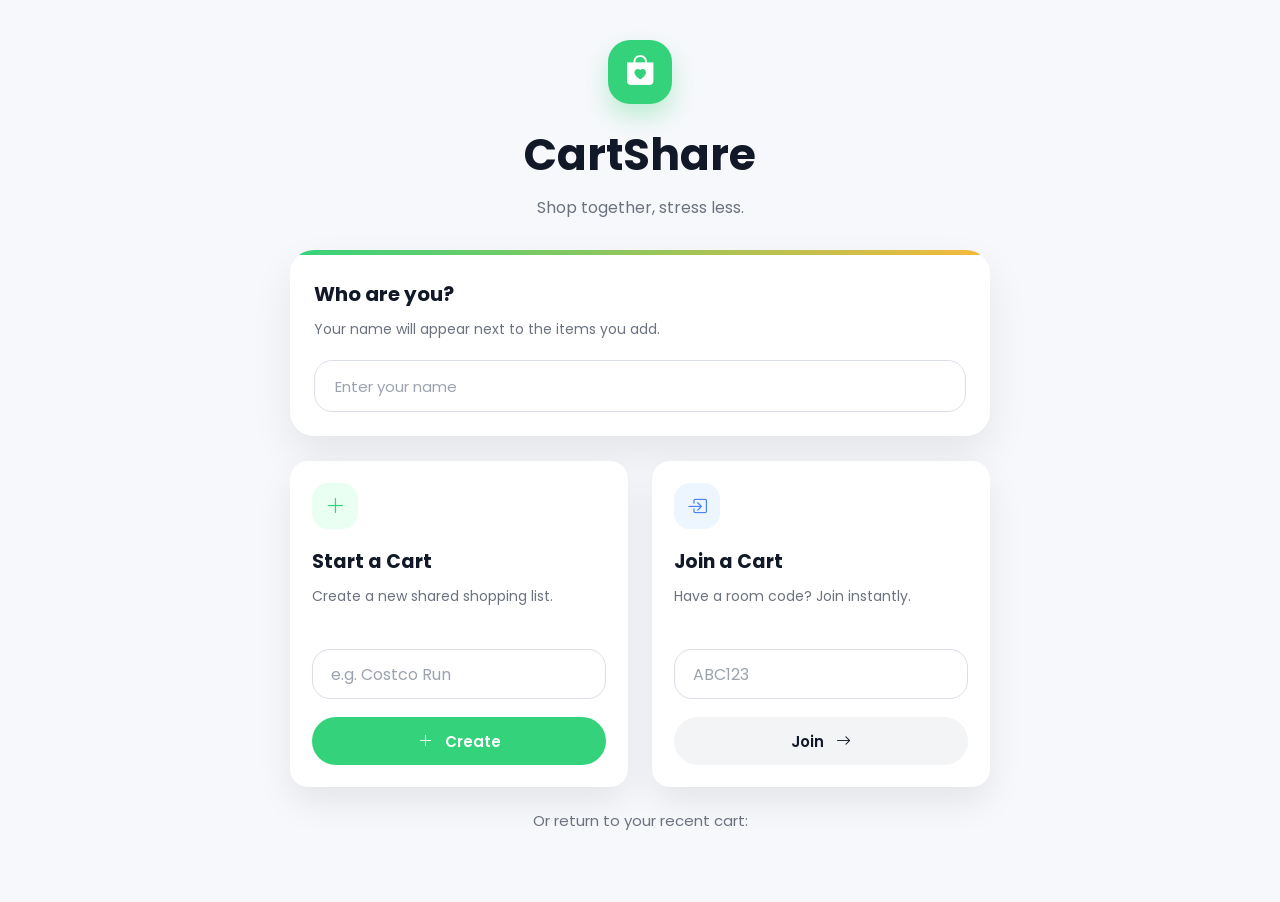
<file: index.html>
<!DOCTYPE html>
<html lang="en">

<head>

<meta charset="UTF-8">

<meta name="viewport" content="width=device-width, initial-scale=1.0">

<title>CartShare</title>

<link rel="preconnect" href="https://fonts.googleapis.com">

<link rel="preconnect" href="https://fonts.gstatic.com" crossorigin>

<link href="https://fonts.googleapis.com/css2?family=Poppins:wght@300;400;500;600;700;800&display=swap" rel="stylesheet">

<link rel="stylesheet"
href="https://cdn.jsdelivr.net/npm/bootstrap-icons@1.11.3/font/bootstrap-icons.min.css">

<link rel="stylesheet" href="css/style.css">

</head>

<body>

<div class="container">

<div class="home">

    <!-- Logo -->

    <div class="logo-card">

        <div class="logo">
            <i class="bi bi-bag-heart-fill"></i>
        </div>

        <h1>CartShare</h1>

        <p>Shop together, stress less.</p>

    </div>

    <!-- Name Card -->

    <div class="name-card">

        <div class="top-border"></div>

        <div class="card-body">

            <h2>Who are you?</h2>

            <span>Your name will appear next to the items you add.</span>

            <input
                type="text"
                placeholder="Enter your name">

        </div>

    </div>

    <!-- Option Cards -->

<div class="cards">

    <!-- Start Card -->

    <div class="card">

        <div class="icon green">

            <i class="bi bi-plus-lg"></i>

        </div>

        <h3>Start a Cart</h3>

        <p>Create a new shared shopping list.</p>

        <input
             class="cart-input"
             type="text"
             placeholder="e.g. Costco Run">

        <button class="create-btn">

            <i class="bi bi-plus-lg"></i>

            Create

        </button>

    </div>

    <!-- Join Card -->

    <div class="card">

        <div class="icon blue">

            <i class="bi bi-box-arrow-in-right"></i>

        </div>

        <h3>Join a Cart</h3>

        <p>Have a room code? Join instantly.</p>

        <input
            class="cart-input"
            type="text"
            placeholder="ABC123">

        <button class="join-btn">

            Join

            <i class="bi bi-arrow-right"></i>

        </button>

    </div>

</div>

<!-- Recent Cart -->

<div class="recent">

    <p>Or return to your recent cart:</p>

    <button>

        BK8PJ

        <i class="bi bi-arrow-right"></i>

    </button>

</div>

</div>

</div>

<script src="js/app.js"></script>

</body>

</html>
</file>
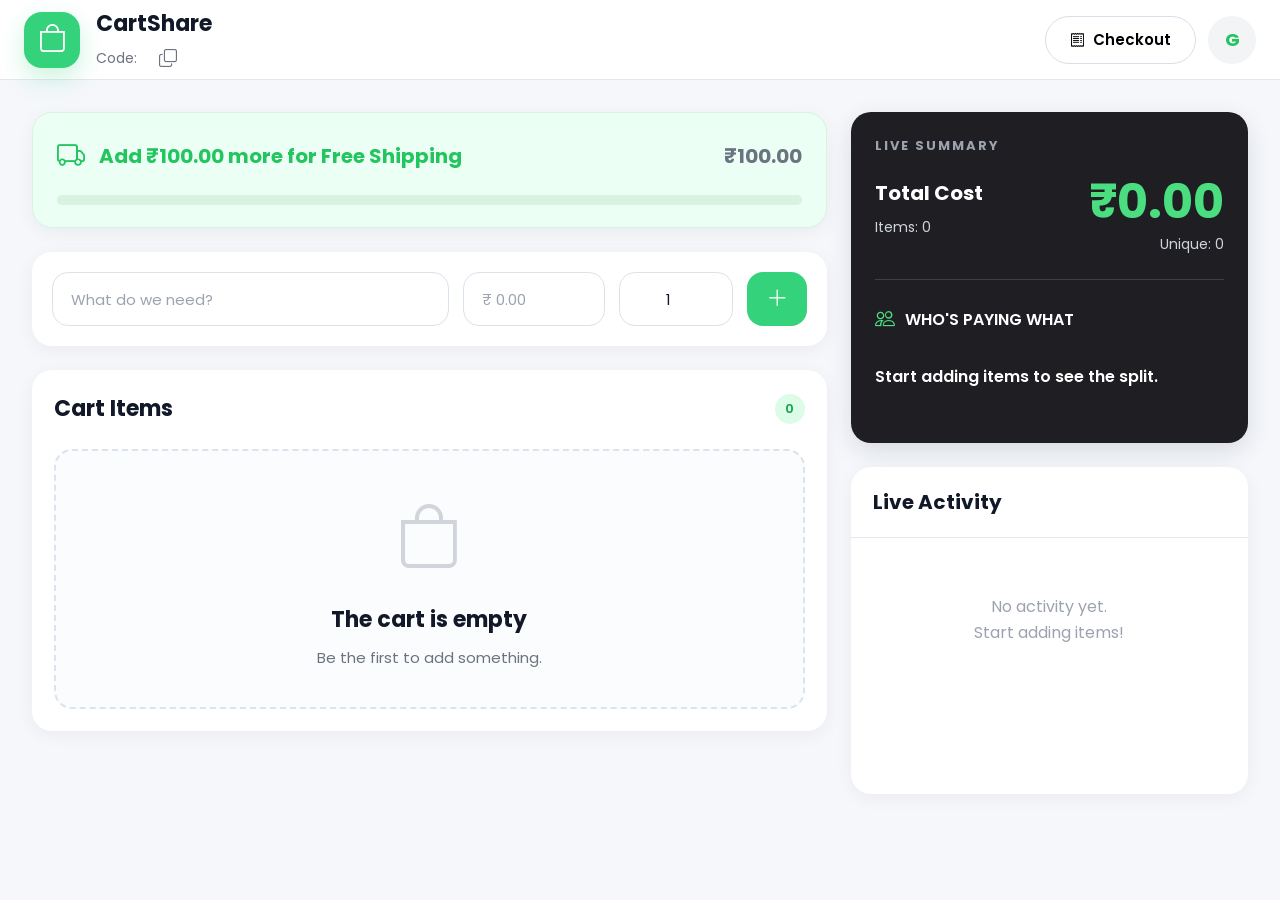
<file: dashboard.html>
<!DOCTYPE html>
<html lang="en">

<head>
    <meta charset="UTF-8">
    <meta name="viewport" content="width=device-width, initial-scale=1.0">

    <title>CartShare Dashboard</title>

    <link rel="stylesheet"
        href="https://cdn.jsdelivr.net/npm/bootstrap-icons@1.11.3/font/bootstrap-icons.min.css">

    <link href="https://fonts.googleapis.com/css2?family=Poppins:wght@300;400;500;600;700&display=swap"
        rel="stylesheet">

    <link rel="stylesheet" href="css/dashboard.css">
</head>

<body>

    <!-- Header -->

   <header class="header">

    <div class="logo-section">

        <div class="logo">

            <i class="bi bi-bag"></i>

        </div>

        <div class="title">

            <h2>CartShare</h2>

            <div class="code">

                <span>Code:</span>

                <span id="roomCode"></span>
                <button id="copyBtn">

                    <i class="bi bi-copy"></i>

                </button>

            </div>

        </div>

    </div>

    <div class="header-buttons">

    <button
        class="checkout-btn"
        id="checkoutBtn">

        <i class="bi bi-receipt"></i>

        Checkout

    </button>

    <div class="profile-menu">

    <button
        class="profile-btn"
        id="profileBtn">

        <span id="profileInitial">R</span>

    </button>

    <div
        class="profile-dropdown"
        id="profileDropdown">

        <div class="profile-user">

            <div class="profile-avatar">

                <span id="dropdownInitial">R</span>

            </div>

            <div>

                <h4 id="profileName">Guest</h4>

                <small>Ready to Shop</small>

            </div>

        </div>

        <hr>

        <button
            id="logoutBtn"
            class="dropdown-item">

            <i class="bi bi-box-arrow-right"></i>

            Logout

        </button>

    </div>

</div>

    </div>

   </header>

    <!-- Dashboard -->

    <main class="dashboard">

        <!-- LEFT PANEL -->

        <section class="left-panel">

    <!-- =========================
         Shipping Card
    ========================== -->

    <div class="shipping-card">

        <div class="shipping-top">

            <div class="shipping-text">

               <i class="bi bi-truck"></i>

                <span id="shippingText">
                    Add ₹75.00 more for free shipping
                </span>

            </div>

               <strong id="shippingAmount">
                 ₹75.00
               </strong>

            </div>

        <div class="progress">

            <div class="progress-fill"></div>

        </div>

    </div>

    <!-- =========================
         Add Item
    ========================== -->

    <div class="add-item-card">

      <div class="add-item">

        <input type="text" id="itemName" placeholder="What do we need?">

        <input type="number" id="itemPrice" placeholder="₹ 0.00">

        <input type="number" id="itemQty" value="1">

        <button id="addBtn">
            <i class="bi bi-plus-lg"></i>
        </button>

      </div>

    </div>
    <!-- =========================
         Cart Items
    ========================== -->

    <div class="cart-card">

        <div class="cart-title">

            <h2>Cart Items</h2>

            <span id="cartBadge">0</span>

        </div>

        <div id="cartItems">

         <div class="empty-cart">

          <i class="bi bi-bag"></i>

          <h3>The cart is empty</h3>

          <p>Be the first to add something.</p>

         </div>

        </div>

    </div>

</section>

        <!-- RIGHT PANEL -->

        <aside class="right-panel">

    <!-- ==========================
         LIVE SUMMARY
    =========================== -->

    <div class="summary-card">

        <p class="summary-heading">
            LIVE SUMMARY
        </p>

    <div class="summary-top">

     <div>
        <h2>Total Cost</h2>

        <small>
            Items: <span id="itemCount">0</span>
        </small>
     </div>

    <div class="summary-right">

        <div class="total-price" id="totalCost">₹0.00</div>

        <small>
            Unique:
            <span id="uniqueCount">0</span>
        </small>

    </div>

    </div>

        <div class="summary-line"></div>

        <div class="summary-bottom">

            <div>

                <i class="bi bi-people"></i>

                <span>WHO'S PAYING WHAT</span>

            </div>

             <div id="payerList">

                <p>
                  Start adding items to see the split.
                </p>

             </div>

         </div>

    </div>

    <!-- ==========================
         LIVE ACTIVITY
    =========================== -->

    <div class="activity-card">

        <div class="activity-header">

            <h2>

                Live Activity

            </h2>

        </div>

        <div class="activity-body">

          <div id="activityList">

             <p class="empty-activity">

               No activity yet.
               Start adding items!

             </p>

             </div>

         </div>

    </div>

</aside>

    </main>

    <!-- Toast Notification -->
<div id="toast" class="toast">
    <i id="toastIcon" class="bi bi-check-circle-fill"></i>
    <span id="toastMessage"></span>
</div>

<!-- Delete Confirmation Modal -->
<div id="deleteModal" class="modal-overlay">

    <div class="modal-box">

        <h3>🗑 Delete Item</h3>

        <p id="deleteText">
            Are you sure you want to delete this item?
        </p>

        <div class="modal-buttons">

            <button id="cancelDelete" class="cancel-btn">
                Cancel
            </button>

            <button id="confirmDelete" class="modal-delete-btn">
               🗑️ Delete
            </button>

        </div>

    </div>

</div>

<!-- ===========================
     EDIT ITEM MODAL
=========================== -->
<div id="editModal" class="modal-overlay">

    <div class="modal-box">

        <h3>✏️ Edit Item</h3>

        <input
            type="text"
            id="editItemName"
            class="modal-input"
            placeholder="Item Name">

        <input
            type="number"
            id="editItemPrice"
            class="modal-input"
            placeholder="Price">

        <input
            type="number"
            id="editItemQty"
            class="modal-input"
            placeholder="Quantity">

        <input
            type="text"
            id="editItemUser"
            class="modal-input"
            placeholder="Added By">

        <div class="modal-buttons">

            <button
                id="cancelEdit"
                class="cancel-btn">
                Cancel
            </button>

            <button
                id="saveEdit"
                class="save-btn">
                💾 Save
            </button>

        </div>

    </div>

</div>

<script src="js/dashboard.js"></script>
</body>

</html>
</file>
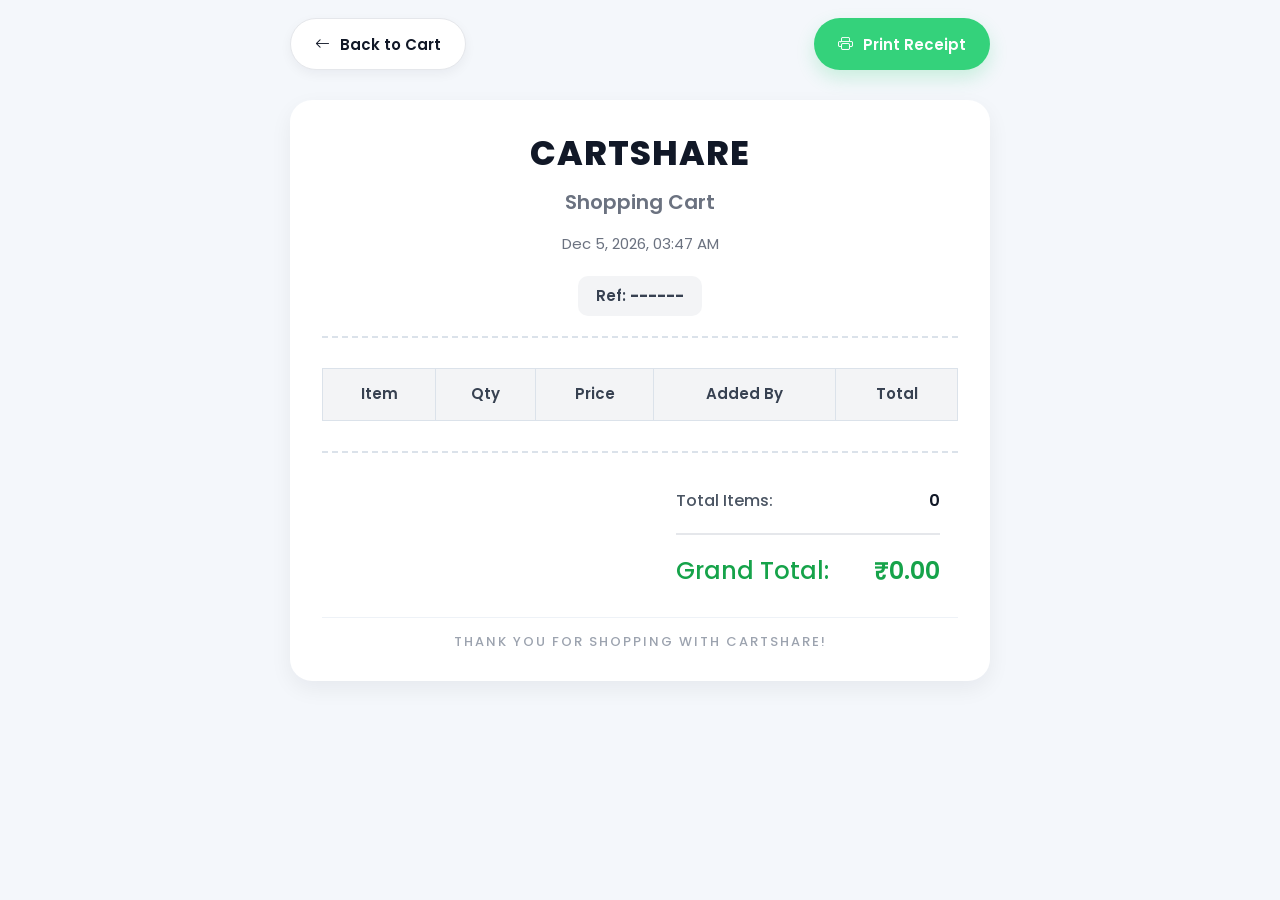
<file: receipt.html>
<!DOCTYPE html>
<html lang="en">

<head>

    <meta charset="UTF-8">
    <meta name="viewport" content="width=device-width, initial-scale=1.0">

    <title>CartShare Receipt</title>

    <link rel="preconnect" href="https://fonts.googleapis.com">

    <link rel="preconnect" href="https://fonts.gstatic.com" crossorigin>

    <link href="https://fonts.googleapis.com/css2?family=Poppins:wght@300;400;500;600;700;800&display=swap" rel="stylesheet">

    <link rel="stylesheet"
        href="https://cdn.jsdelivr.net/npm/bootstrap-icons@1.11.3/font/bootstrap-icons.min.css">

    <link rel="stylesheet" href="css/receipt.css">

</head>

<body>

    <div class="container">

        <header class="top-bar">

            <button id="backBtn" class="back-btn">
                <i class="bi bi-arrow-left"></i>
                Back to Cart
            </button>

            <button id="printBtn" class="print-btn">
                <i class="bi bi-printer"></i>
                Print Receipt
            </button>

        </header>

        <div class="receipt-card">

            <div class="receipt-header">

                <h1>CARTSHARE</h1>

                <h2 id="cartName">Shopping Cart</h2>

                <p id="receiptDate"></p>

                <span class="receipt-ref">
                    Ref:
                    <strong id="receiptRef"></strong>
                </span>

            </div>

            <hr class="dashed">

            <!-- Receipt Table -->

            <div class="receipt-table">

                <table>

                    <thead>

                        <tr>

                            <th>Item</th>
                            <th>Qty</th>
                            <th>Price</th>
                            <th>Added By</th>
                            <th>Total</th>

                        </tr>

                    </thead>

                    <tbody id="receiptItems">

                        <!-- JavaScript inserts rows -->

                    </tbody>

                </table>

            </div>

            <hr class="dashed">

            <div class="summary">

                <div class="summary-row">

                    <span>Total Items:</span>

                    <span id="totalItems">0</span>

                </div>

                <div class="summary-row total">

                    <span>Grand Total:</span>

                    <span id="grandTotal">$0.00</span>

                </div>

            </div>

            <div class="receipt-footer">

                Thank You for Shopping with CartShare!

            </div>

        </div>

    </div>

    <script src="js/receipt.js"></script>

</body>

</html>
</file>
<file: css/style.css>
*{
    margin:0;
    padding:0;
    box-sizing:border-box;
    font-family:'Poppins',sans-serif;
}

body{
    background:#f7f8fb;
    color:#111827;
}

.container{
    width:100%;
    min-height:100vh;
    display:flex;
    justify-content:center;
    align-items:flex-start;
    padding:40px 20px;
}

.home{
    width:700px;
}

/* =========================
   LOGO
========================= */

.logo-card{
    text-align:center;
    margin-bottom:30px;
}

.logo{
    width:64px;
    height:64px;
    margin:auto;
    border-radius:22px;
    background:#34d27b;
    display:flex;
    justify-content:center;
    align-items:center;
    box-shadow:0 12px 25px rgba(52,210,123,.30);
    transition:.3s;
}

.logo:hover{
    transform:translateY(-3px) scale(1.05);
}

.logo i{
    color:#fff;
    font-size:30px;
}

.logo-card h1{
    margin-top:18px;
    font-size:44px;
    font-weight:700;
    color:#111827;
}

.logo-card p{
    margin-top:8px;
    font-size:16px;
    color:#6b7280;
}

/* =========================
   NAME CARD
========================= */

.name-card{
    width:100%;
    background:#fff;
    border-radius:24px;
    overflow:hidden;
    box-shadow:0 18px 40px rgba(0,0,0,.08);
}

.top-border{
    height:5px;
    background:linear-gradient(90deg,#34d27b,#f6b93b);
}

.card-body{
    padding:24px;
}

.card-body h2{
    font-size:20px;
    font-weight:700;
    margin-bottom:10px;
}

.card-body span{
    display:block;
    color:#6b7280;
    margin-bottom:20px;
    font-size:14px;
}

.name-card input{
    width:100%;
    height:52px;
    border:1px solid #d9dee8;
    border-radius:18px;
    padding:0 20px;
    font-size:15px;
    outline:none;
    transition:.3s;
}

.name-card input:focus{
    border:2px solid #34d27b;
    box-shadow:0 0 0 4px rgba(52,210,123,.15);
}

/* ========================================
   OPTION CARDS
======================================== */

.cards{
    display:flex;
    gap:24px;
    margin-top:25px;
}

.card{
    width:calc(50% - 12px);
    background:#ffffff;
    border-radius:18px;
    padding:22px;
    box-shadow:0 15px 35px rgba(0,0,0,.08);
    transition:.3s ease;
}

.card:hover{
    transform:translateY(-5px);
    box-shadow:0 20px 45px rgba(0,0,0,.12);
}

/* ========================================
   ICONS
======================================== */

.icon{
    width:46px;
    height:46px;
    border-radius:16px;
    display:flex;
    justify-content:center;
    align-items:center;
    font-size:20px;
    margin-bottom:18px;
}

.green{
    background:#e8fff2;
    color:#34d27b;
}

.blue{
    background:#edf5ff;
    color:#4b82f4;
}

/* ========================================
   CARD TEXT
======================================== */

.card h3{
    font-size:19px;
    font-weight:700;
    color:#111827;
    margin-bottom:10px;
}

.card p{
    font-size:14px;
    color:#6b7280;
    line-height:1.5;
    margin-bottom:18px;
    min-height:45px;
}

/* ========================================
   ROOM INPUT
======================================== */

.cart-input{
    width:100%;
    height:50px;
    border:1px solid #d9dee8;
    border-radius:18px;
    padding:0 18px;
    font-size:16px;
    color:#555;
    outline:none;
    transition:.3s;
    margin-bottom:18px;
}

.cart-input::placeholder{
    color:#9ca3af;
}

.cart-input:focus{
    border:2px solid #34d27b;
    box-shadow:0 0 0 4px rgba(52,210,123,.15);
}

/* ========================================
   BUTTONS
======================================== */

.create-btn,
.join-btn{
    width:100%;
    height:48px;
    border:none;
    border-radius:999px;
    font-size:15px;
    font-weight:600;
    cursor:pointer;
    transition:.3s;
}

.create-btn{
    background:#34D27B;
    color:#ffffff;
}

.create-btn:hover{
    background:#2bb86b;
    transform:translateY(-2px);
    box-shadow:0 10px 20px rgba(52,210,123,.35);
}

.join-btn{
    background:#f3f4f6;
    color:#111827;
}

.join-btn:hover{
    background:#e5e7eb;
    transform:translateY(-2px);
}

.create-btn i{
    margin-right:8px;
}

.join-btn i{
    margin-left:8px;
}

/* ==========================================
   RECENT CART
========================================== */

.recent{
    text-align:center;
    margin-top:22px;
    margin-bottom:30px;
}

.recent p{
    font-size:15px;
    color:#6b7280;
    margin-bottom:15px;
}

.recent button{
    display:inline-flex;
    align-items:center;
    justify-content:center;
    gap:10px;

    padding:10px 22px;

    background:#ffffff;
    border:1px solid #d9dee8;

    border-radius:50px;

    color:#111827;
    font-size:14px;
    font-weight:600;

    cursor:pointer;

    transition:all .3s ease;
}

.recent button:hover{
    background:#F7B547;
    color:#ffffff;
    border-color:#F7B547;
    transform:translateY(-2px);
    box-shadow:0 10px 20px rgba(247,181,71,.35);
}

.recent button i{
    font-size:15px;
}

/* ==========================================
   SMOOTH ANIMATIONS
========================================== */

button{
    transition:all .3s ease;
}

input{
    transition:all .3s ease;
}

.card,
.logo,
.name-card{
    transition:all .3s ease;
}

/* ==========================================
   PLACEHOLDER
========================================== */

::placeholder{
    color:#9ca3af;
}

/* ==========================================
   RESPONSIVE
========================================== */

@media (max-width:768px){

    .home{
        width:95%;
    }

    .cards{
        flex-direction:column;
    }

    .card{
        width:100%;
    }

    .logo-card h1{
        font-size:40px;
    }

    .logo-card p{
        font-size:16px;
    }

    .logo{
        width:66px;
        height:66px;
    }

    .logo i{
        font-size:30px;
    }

    .card-body{
        padding:22px;
    }

    .card{
        padding:22px;
    }

}

@media (max-width:480px){

    .container{
        padding:25px 15px;
    }

    .logo-card{
        margin-top:15px;
        margin-bottom:25px;
    }

    .logo-card h1{
        font-size:34px;
    }

    .logo-card p{
        font-size:15px;
    }

    .name-card{
        border-radius:20px;
    }

    .card{
        border-radius:20px;
    }

    .create-btn,
    .join-btn{
        height:50px;
        font-size:16px;
    }

    .recent button{
        width:100%;
    }

}

/* ==========================================
   SCROLLBAR
========================================== */

::-webkit-scrollbar{
    width:8px;
}

::-webkit-scrollbar-track{
    background:#eef3fa;
}

::-webkit-scrollbar-thumb{
    background:#cbd5e1;
    border-radius:20px;
}

::-webkit-scrollbar-thumb:hover{
    background:#94a3b8;
}

/* ==========================================
   TEXT SELECTION
========================================== */

::selection{
    background:#d2eddd;
    color:#ffffff;
}
</file>
<file: css/dashboard.css>
/* =====================================================
   HEADER
===================================================== */

.header{
    width:100%;
    height:80px;
    background:#fff;
    border-bottom:1px solid #e5e7eb;

    display:flex;
    justify-content:space-between;
    align-items:center;

    padding:0 24px;
    box-sizing:border-box;
}

.logo-section{
    display:flex;
    align-items:center;
    gap:16px;
}

.logo{
    width:56px;
    height:56px;
    border-radius:18px;

    background:#34d27b;
    color:#fff;

    display:flex;
    justify-content:center;
    align-items:center;

    font-size:28px;
    box-shadow:0 10px 24px rgba(52,210,123,.25);

    flex-shrink:0;
}

.title{
    display:flex;
    flex-direction:column;
    gap:4px;
}

.title h2{
    margin:0;
    font-size:22px;
    font-weight:700;
    color:#111827;
    text-transform:capitalize;
}

.code{
    display:flex;
    align-items:center;
    gap:8px;

    font-size:14px;
    color:#6b7280;
}

#copyBtn{
    border:none;
    background:transparent;
    color:#6b7280;
    cursor:pointer;
    font-size:18px;
    transition:.25s;
}

#copyBtn:hover{
    color:#34d27b;
}

.header-buttons{
    display:flex;
    align-items:center;
    gap:12px;
}

.checkout-btn{
    height:48px;
    padding:0 24px;

    border:1px solid #d9dee8;
    border-radius:999px;

    background:#fff;

    display:flex;
    align-items:center;
    justify-content:center;
    gap:8px;

    font-size:15px;
    font-weight:600;

    cursor:pointer;
    transition:.25s;
}

.checkout-btn:hover{
    background:#f7b547;
    border-color:#f7b547;
    color:#111827;
    transform:translateY(-2px);
}

/* ===========================
   PROFILE MENU
=========================== */

.profile-menu{
    position:relative;
}

.profile-btn{
    width:48px;
    height:48px;
    border:none;
    border-radius:50%;
    background:#f3f4f6;
    color:#22c55e;

    display:flex;
    justify-content:center;
    align-items:center;

    font-size:18px;
    font-weight:700;

    cursor:pointer;
    transition:.25s;
}

.profile-btn:hover{
    background:#34d27b;
    color:#fff;
}

.profile-dropdown{
    position:absolute;
    top:58px;
    right:0;

    width:230px;

    background:#fff;
    border-radius:16px;

    box-shadow:0 15px 35px rgba(0,0,0,.15);

    padding:16px;

    display:none;

    z-index:999;
}

.profile-dropdown.show{
    display:block;
}

.profile-user{
    display:flex;
    align-items:center;
    gap:12px;
}

.profile-avatar{
    width:42px;
    height:42px;
    border-radius:50%;

    background:#34d27b;
    color:#fff;

    display:flex;
    justify-content:center;
    align-items:center;

    font-weight:700;
}

.profile-user h4{
    margin:0;
    font-size:16px;
}

.profile-user small{
    color:#6b7280;
}

.profile-dropdown hr{
    border:none;
    border-top:1px solid #e5e7eb;
    margin:14px 0;
}

.dropdown-item{
    width:100%;
    border:none;
    background:none;

    display:flex;
    align-items:center;
    gap:10px;

    padding:10px;
    border-radius:10px;

    font-size:15px;

    cursor:pointer;
}

.dropdown-item:hover{
    background:#f3f4f6;
}


/* =====================================================
   DASHBOARD
===================================================== */

body{
    margin:0;
    font-family:'Poppins',sans-serif;
    background:#f5f7fb;
    color:#111827;
}

*{
    box-sizing:border-box;
}

.dashboard{
    width:min(1600px,95%);
    margin:32px auto;

    display:grid;
    grid-template-columns:2fr 1fr;
    gap:24px;

    align-items:start;
}

.left-panel,
.right-panel{
    display:flex;
    flex-direction:column;
    gap:24px;
}

.left-panel{
    min-width:0;
}

.right-panel{
    min-width:320px;
}

button{
    font-family:'Poppins',sans-serif;
    cursor:pointer;
    transition:.25s;
}

input{
    font-family:'Poppins',sans-serif;
    outline:none;
    transition:.25s;
}

img{
    max-width:100%;
    display:block;
}

/* =====================================================
   SHIPPING CARD
===================================================== */

.shipping-card{
    background:#ecfff4;
    border:1px solid #d8f3df;
    border-radius:20px;
    padding:22px 24px;
    box-shadow:0 4px 18px rgba(15,23,42,.05);
    transition:.3s;
}

.shipping-card:hover{
    transform:translateY(-3px);
    box-shadow:0 12px 24px rgba(15,23,42,.08);
}

.shipping-top{
    display:flex;
    justify-content:space-between;
    align-items:center;
    gap:20px;
    margin-bottom:18px;
}

.shipping-text{
    display:flex;
    align-items:center;
    gap:14px;
    flex:1;
}

.shipping-text i{
    font-size:28px;
    color:#22c55e;
}

.shipping-text span{
    font-size:20px;
    font-weight:700;
    color:#22c55e;
    line-height:1.4;
}

.shipping-top strong{
    font-size:20px;
    font-weight:700;
    color:#6b7280;
    white-space:nowrap;
}

.progress{
    width:100%;
    height:10px;
    background:#d8f3df;
    border-radius:999px;
    overflow:hidden;
}

.progress-fill{
    width:0%;
    height:100%;
    background:#22c55e;
    border-radius:999px;
    transition:width .4s ease;
}

/* =====================================================
   ADD ITEM CARD
===================================================== */

.add-item-card{
    background:#fff;
    border-radius:20px;
    padding:20px;
    box-shadow:0 4px 18px rgba(15,23,42,.05);
    transition:.3s;
}

.add-item-card:hover{
    transform:translateY(-3px);
    box-shadow:0 12px 24px rgba(15,23,42,.08);
}

.add-item{
    display:grid;
    grid-template-columns:2.8fr 1fr .8fr 60px;
    gap:14px;
    align-items:center;
}

.add-item input{
    width:100%;
    height:54px;
    padding:0 18px;

    border:1px solid #dbe2ea;
    border-radius:16px;

    background:#fff;
    color:#111827;

    font-size:15px;
    font-family:'Poppins',sans-serif;

    transition:.25s;
}

.add-item input::placeholder{
    color:#9ca3af;
}

.add-item input:focus{
    border-color:#34d27b;
    box-shadow:0 0 0 4px rgba(52,210,123,.12);
}

#itemQty{
    text-align:center;
}

#addBtn{
    width:60px;
    height:54px;

    border:none;
    border-radius:16px;

    background:#34d27b;
    color:#fff;

    display:flex;
    justify-content:center;
    align-items:center;

    font-size:22px;

    cursor:pointer;
    transition:.25s;
}

#addBtn:hover{
    background:#2fbd6f;
    transform:scale(1.05);
}

/* =====================================================
   CART CARD
===================================================== */

.cart-card{
    background:#ffffff;
    border-radius:20px;
    padding:22px;
    box-shadow:0 4px 18px rgba(15,23,42,.05);
    transition:.3s;
}

.cart-card:hover{
    transform:translateY(-3px);
    box-shadow:0 12px 24px rgba(15,23,42,.08);
}

.cart-title{
    display:flex;
    justify-content:space-between;
    align-items:center;
    margin-bottom:24px;
}

.cart-title h2{
    margin:0;
    font-size:22px;
    font-weight:700;
    color:#111827;
}

#cartBadge{
    width:30px;
    height:30px;

    display:flex;
    justify-content:center;
    align-items:center;

    border-radius:50%;

    background:#dcfce7;
    color:#16a34a;

    font-size:13px;
    font-weight:600;

    flex-shrink:0;
}

#cartItems{
    display:flex;
    flex-direction:column;
    gap:16px;
}

/* =====================================================
   EMPTY CART
===================================================== */

.empty-cart{
    min-height:260px;

    border:2px dashed #dbe3ec;
    border-radius:18px;

    background:#fbfcfd;

    display:flex;
    flex-direction:column;
    justify-content:center;
    align-items:center;

    text-align:center;

    padding:30px;
}

.empty-cart i{
    font-size:64px;
    color:#d1d5db;
    margin-bottom:18px;
}

.empty-cart h3{
    margin:0 0 10px;

    font-size:22px;
    font-weight:700;

    color:#111827;
}

.empty-cart p{
    margin:0;

    font-size:15px;
    color:#6b7280;
}

/* =====================================================
   CART ITEM
===================================================== */

.cart-item {
    background: #fff;
    border: 1px solid #e5e7eb;
    border-radius: 18px;
    padding: 18px;
    box-shadow: 0 3px 10px rgba(15, 23, 42, .04);
    transition: .3s;
}

.cart-item:hover {
    transform: translateY(-2px);
    box-shadow: 0 10px 20px rgba(15, 23, 42, .08);
}

.cart-top {
    display: flex;
    justify-content: space-between;
    align-items: center;
    margin-bottom: 12px;
}

.cart-top h3 {
    margin: 0;
    font-size: 17px;
    font-weight: 600;
    color: #111827;
}

.item-total {
    font-size: 20px;
    font-weight: 700;
    color: #111827;
}

.cart-middle {
    display: flex;
    align-items: center;
    gap: 10px;
    margin-top: 8px;
}

.price-small {
    font-size: 14px;
    color: #6b7280;
}

.added-by {
    display: inline-block;
    padding: 5px 10px;
    border-radius: 999px;
    background: #f3f4f6;
    font-size: 12px;
    font-weight: 500;
    color: #374151;
}

.cart-bottom {
    display: flex;
    align-items: center;
    margin-top: 18px;
}

.qty-badge{
    display:inline-block;
    margin-left:8px;
    padding:6px 12px;
    background:#eef7ff;
    color:#2563eb;
    border-radius:20px;
    font-size:14px;
    font-weight:600;
}

/* ======================================
   ACTION BUTTONS
====================================== */

.item-actions {
    display: flex;
    gap: 10px;
}

.edit-btn,
.delete-btn {
    width: 42px;
    height: 42px;
    border: none;
    border-radius: 10px;

    display: flex;
    justify-content: center;
    align-items: center;

    color: white;
    cursor: pointer;
    transition: all .3s ease;
}

.edit-btn {
    background: #3b82f6;
}

.edit-btn:hover {
    background: #2563eb;
    transform: scale(1.08);
}

.delete-btn {
    background: #ef4444;
}

.delete-btn:hover {
    background: #dc2626;
    transform: scale(1.08);
}

.edit-btn i,
.delete-btn i {
    font-size: 18px;
}

/* =====================================================
   LIVE SUMMARY
===================================================== */

.summary-card{
    background:#1f1f23;
    color:#ffffff;

    border-radius:20px;

    padding:24px;

    box-shadow:0 8px 24px rgba(15,23,42,.12);
}

.summary-heading{

    margin:0 0 22px;

    font-size:13px;

    font-weight:700;

    letter-spacing:2px;

    color:#9ca3af;
}

.summary-top{

    display:flex;

    justify-content:space-between;

    align-items:flex-start;

    gap:20px;
}

.summary-top h2{

    margin:0 0 6px;

    font-size:20px;

    font-weight:700;
}

.summary-top small{

    color:#d1d5db;

    font-size:14px;
}

.summary-right{

    text-align:right;
}

.total-price{

    font-size:48px;

    font-weight:700;

    color:#4ade80;

    line-height:1;
}

.summary-right small{

    display:block;

    margin-top:8px;
}

.summary-line{

    height:1px;

    background:#404040;

    margin:24px 0;
}

.summary-bottom>div{

    display:flex;

    align-items:center;

    gap:10px;

    margin-bottom:14px;

    font-weight:600;
}

.summary-bottom i{

    color:#4ade80;

    font-size:20px;
}

.payer-row{
    display:flex;
    justify-content:space-between;
    align-items:center;
    width:100%;
    padding:12px 0;
}

.payer-left{
    display:flex;
    align-items:center;
    gap:12px;
    flex:1;              /* Important */
}

.payer-dot{
    width:10px;
    height:10px;
    border-radius:50%;
    background:#f97316;
    flex-shrink:0;
}

.payer-name{
    font-size:18px;
    font-weight:600;
    color:#fff;
}

.payer-name small{
    color:#9ca3af;
    font-size:13px;
    margin-left:5px;
}

.payer-total{
    font-size:20px;
    font-weight:700;
    color:#fff;
    margin-left:auto;    /* Important */
}
/* =====================================================
   LIVE ACTIVITY
===================================================== */

.activity-card{

    background:#ffffff;

    border-radius:20px;

    overflow:hidden;

    box-shadow:0 4px 18px rgba(15,23,42,.05);
}

.activity-header{

    padding:20px 22px;

    border-bottom:1px solid #e5e7eb;
}

.activity-header h2{

    margin:0;

    font-size:20px;

    font-weight:700;

    color:#111827;
}

.activity-body{

    min-height:240px;
}

.activity-item{

    display:flex;

    align-items:center;

    gap:14px;

    padding:18px 20px;

    border-bottom:1px solid #f1f5f9;
}

.activity-icon{

    width:42px;

    height:42px;

    border-radius:50%;

    background:#dcfce7;

    color:#16a34a;

    display:flex;

    justify-content:center;

    align-items:center;

    flex-shrink:0;
}

.activity-content{

    flex:1;
}

.activity-content h4{

    margin:0 0 4px;

    font-size:15px;

    font-weight:600;

    color:#111827;
}

.activity-content p{

    margin:0;

    font-size:13px;

    color:#6b7280;
}

.activity-time{

    font-size:12px;

    color:#9ca3af;

    white-space:nowrap;
}

.empty-activity{

    padding:40px 20px;

    text-align:center;

    color:#9ca3af;

    line-height:1.6;
}

/* =====================================================
   RESPONSIVE
===================================================== */

/* ===========================
   TABLET
=========================== */

@media (max-width:1200px){

.dashboard{

    grid-template-columns:1fr;

    width:95%;

    margin:24px auto;
}

.left-panel,
.right-panel{

    width:100%;
}

.shipping-card,
.add-item-card,
.cart-card,
.summary-card,
.activity-card{

    width:100%;
}

}


/* ===========================
   MOBILE
=========================== */

@media (max-width:768px){

.header{

    flex-direction:column;

    align-items:flex-start;

    gap:16px;

    padding:18px;

    height:auto;
}

.logo-section{

    width:100%;
}

.header-buttons{

    width:100%;

    display:flex;

    gap:12px;
}

.checkout-btn{

    flex:1;
}

.logout-btn{

    width:48px;

    height:48px;
}

/* Dashboard */

.dashboard{

    width:94%;

    margin:20px auto;

    grid-template-columns:1fr;

    gap:20px;
}

/* Shipping */

.shipping-top{

    flex-direction:column;

    align-items:flex-start;

    gap:12px;
}

.shipping-text{

    width:100%;
}

.shipping-text span{

    font-size:17px;
}

/* Add Item */

.add-item{

    display:grid;

    grid-template-columns:1fr 90px 70px;

    gap:12px;
}

#itemName{

    grid-column:1 / 4;
}

#itemPrice{

    width:100%;
}

#itemQty{

    width:100%;
}

#addBtn{

    width:70px;

    height:56px;

    justify-self:end;
}

/* Cart */

.cart-bottom{

    flex-direction:column;

    align-items:flex-start;

    gap:14px;
}

/* Summary */

.summary-top{

    flex-direction:column;

    gap:16px;
}

.summary-right{

    text-align:left;
}

.total-price{

    font-size:40px;
}

/* Activity */

.activity-item{

    align-items:flex-start;
}

.activity-time{

    margin-top:4px;
}

}


/* ===========================
   SMALL MOBILE
=========================== */

@media (max-width:480px){

.dashboard{

    width:100%;

    padding:12px;
}

.header{

    padding:14px;
}

.logo{

    width:44px;

    height:44px;
}

.title h2{

    font-size:18px;
}

.checkout-btn{

    font-size:14px;
}

.summary-card,
.cart-card,
.shipping-card,
.add-item-card,
.activity-card{

    border-radius:16px;
}

.total-price{

    font-size:32px;
}

.cart-title{

    flex-direction:column;

    align-items:flex-start;

    gap:10px;
}

.shipping-text span{

    font-size:15px;
}

.empty-cart{

    min-height:200px;
}

}

/* ===========================
   TOAST NOTIFICATION
=========================== */

.toast {
    position: fixed;
    top: 20px;
    right: 20px;
    display: flex;
    align-items: center;
    gap: 10px;
    min-width: 280px;
    padding: 14px 18px;
    border-radius: 10px;
    color: #fff;
    font-size: 15px;
    font-weight: 500;
    box-shadow: 0 10px 25px rgba(0,0,0,.25);

    opacity: 0;
    visibility: hidden;
    transform: translateX(120%);
    transition: all .35s ease;

    z-index: 9999;
}

.toast.show {
    opacity: 1;
    visibility: visible;
    transform: translateX(0);
}

.toast.success {
    background: #16a34a;
}

.toast.error {
    background: #dc2626;
}

.toast.info {
    background: #2563eb;
}

.toast i {
    font-size: 18px;
}

/* ===========================
   DELETE CONFIRMATION MODAL
=========================== */

.modal-overlay {
    position: fixed;
    inset: 0;
    background: rgba(0,0,0,.45);

    display: flex;
    justify-content: center;
    align-items: center;

    opacity: 0;
    visibility: hidden;

    transition: .3s;
    z-index: 10000;
}

.modal-overlay.show {
    opacity: 1;
    visibility: visible;
}

.modal-box {
    width: 350px;
    max-width: 90%;
    background: #fff;
    border-radius: 14px;
    padding: 25px;
    text-align: center;
    box-shadow: 0 20px 40px rgba(0,0,0,.25);

    transform: scale(.9);
    transition: .3s;
}

.modal-overlay.show .modal-box {
    transform: scale(1);
}

.modal-box h3 {
    margin-bottom: 12px;
    color: #111827;
}

.modal-box p {
    color: #6b7280;
    margin-bottom: 25px;
}

.modal-buttons {
    display: flex;
    justify-content: center;
    gap: 16px;
}

/* Cancel Button */

.cancel-btn {
    min-width: 110px;
    padding: 12px 24px;
    border: none;
    border-radius: 8px;
    background: #e5e7eb;
    color: #111827;
    cursor: pointer;
    font-size: 15px;
    font-weight: 600;
    transition: .3s;
}

.cancel-btn:hover {
    background: #d1d5db;
}

/* Delete Button inside Modal */

.modal-delete-btn {
    min-width: 110px;
    padding: 12px 24px;
    border: none;
    border-radius: 8px;
    background: #dc2626;
    color: white;
    cursor: pointer;
    font-size: 15px;
    font-weight: 600;
    transition: .3s;
}

.modal-delete-btn:hover {
    background: #b91c1c;
}

/* Small Delete Icon Button on Cart */

.delete-btn {
    width: 42px;
    height: 42px;

    display: flex;
    justify-content: center;
    align-items: center;

    background: #ef4444;
    color: white;

    border: none;
    border-radius: 10px;

    cursor: pointer;

    transition: .3s;
}

.delete-btn:hover {
    background: #dc2626;
    transform: scale(1.08);
}

.delete-btn i {
    font-size: 18px;
}

/* ===========================
   ITEM ACTION BUTTONS
=========================== */

.item-actions {
    display: flex;
    gap: 8px;
}

.edit-btn,
.delete-btn {
    width: 42px;
    height: 42px;
    border: none;
    border-radius: 10px;

    display: flex;
    justify-content: center;
    align-items: center;

    color: white;
    cursor: pointer;
    transition: all 0.3s ease;
}

.edit-btn {
    background: #3b82f6;
}

.edit-btn:hover {
    background: #2563eb;
    transform: scale(1.08);
}

.delete-btn {
    background: #ef4444;
}

.delete-btn:hover {
    background: #dc2626;
    transform: scale(1.08);
}

.edit-btn i,
.delete-btn i {
    font-size: 18px;
}

/* ===========================
   EDIT MODAL
=========================== */

.modal-input{
    width:100%;
    padding:12px;
    margin-bottom:15px;

    border:1px solid #d1d5db;
    border-radius:8px;

    font-size:15px;
    font-family:"Poppins",sans-serif;
    box-sizing:border-box;
}

.save-btn{
    min-width:110px;
    padding:12px 24px;

    border:none;
    border-radius:8px;

    background:#22c55e;
    color:#fff;

    font-size:15px;
    font-weight:600;

    cursor:pointer;
    transition:.3s;
}

.save-btn:hover{
    background:#16a34a;
}
</file>
<file: css/receipt.css>
/* ==========================================
   RESET
========================================== */

*{
    margin:0;
    padding:0;
    box-sizing:border-box;
}

body{
    font-family:"Poppins",sans-serif;
    background:#f4f7fb;
    color:#111827;
    line-height:1.5;
}

/* ==========================================
   CONTAINER
========================================== */

.container{

    width:min(700px,80%);

    margin:18px auto;
}

/* ==========================================
   TOP BAR
========================================== */

.top-bar{

    display:flex;

    justify-content:space-between;

    align-items:center;

    gap:16px;

    margin-bottom:30px;
}

.back-btn,
.print-btn{

    height:52px;

    padding:0 24px;

    border:none;

    border-radius:999px;

    cursor:pointer;

    display:flex;

    align-items:center;

    justify-content:center;

    gap:10px;

    font-family:inherit;

    font-size:15px;

    font-weight:600;

    transition:.25s ease;
}

.back-btn{

    background:#ffffff;

    color:#111827;

    border:1px solid #e5e7eb;

    box-shadow:0 4px 12px rgba(15,23,42,.05);
}

.back-btn:hover{

    transform:translateX(-3px);
}

.print-btn{

    background:#34d27b;

    color:#ffffff;

    box-shadow:0 8px 18px rgba(52,210,123,.22);
}

.print-btn:hover{

    transform:translateY(-2px);

    box-shadow:0 12px 22px rgba(52,210,123,.30);
}

/* ==========================================
   RECEIPT CARD
========================================== */

.receipt-card{

    background:#ffffff;

    border-radius:22px;

    padding:28px 32px;

    box-shadow:0 8px 22px rgba(15,23,42,.06);

    height:auto;

    min-height:auto;
}

.receipt-card:hover{

    transform:translateY(-2px);

    box-shadow:0 18px 36px rgba(15,23,42,.08);
}

/* ==========================================
   RECEIPT HEADER
========================================== */

.receipt-header{

    text-align:center;
}

.receipt-header h1{

    font-size:34px;

    font-weight:800;

    letter-spacing:1px;

    color:#111827;
}

.receipt-header h2{

    margin-top:8px;

    font-size:20px;

    font-weight:600;

    color:#6b7280;
}

.receipt-header p{

    margin-top:16px;

    font-size:15px;

    color:#6b7280;
}

.receipt-ref{

    display:inline-block;

    margin-top:20px;

    padding:9px 18px;

    background:#f3f4f6;

    border-radius:10px;

    font-size:15px;

    font-weight:600;

    color:#374151;
}

/* ==========================================
   DIVIDER
========================================== */

.dashed{

    margin:20px 0;

    border:none;

    border-top:2px dashed #dbe2ea;
}

/* ==========================================
   RECEIPT TABLE
========================================== */

.receipt-table{
    overflow-x:auto;
}

.receipt-table table{
    width:100%;
    border-collapse:collapse;
    margin:10px 0;
}

.receipt-table th{
    background:#f3f4f6;
    color:#374151;
    font-size:15px;
    font-weight:600;
    padding:14px;
    border:1px solid #dbe2ea;
    text-align:center;
}

.receipt-table td{
    padding:14px;
    border:1px solid #e5e7eb;
    text-align:center;
    font-size:15px;
    color:#111827;
}

.receipt-table tbody tr:nth-child(even){
    background:#fafafa;
}

.receipt-table tbody tr:hover{
    background:#f9fafb;
}

.receipt-table td:last-child{
    font-weight:700;
    color:#16a34a;
}

/* ==========================================
   SUMMARY
========================================== */

.summary{

    width:300px;

    margin-left:auto;

    margin-top:10px;

    background:none;

    border:none;

    border-radius:0;

    padding:10px 18px;
}

.summary-row{

    display:flex;

    justify-content:space-between;

    align-items:center;

    padding:6px 0;

    font-size:16px;

    color:#4b5563;
}

.summary-row span:first-child{

    font-weight:500;
}

.summary-row span:last-child{

    font-weight:600;

    color:#111827;
}

.summary-row.total{

    margin-top:14px;

    padding-top:18px;

    border-top:2px solid #e5e7eb;

    font-size:24px;

    font-weight:700;

    color:#111827;
}

.summary-row.total span{

    color:#16a34a;
}

/* ==========================================
   RECEIPT FOOTER
========================================== */

.receipt-footer{

    margin-top:12px;

    text-align:center;

    padding-top:12px;

    border-top:1px solid #eef2f7;

    font-size:13px;

    font-weight:500;

    color:#9ca3af;

    letter-spacing:2px;

    text-transform:uppercase;

    line-height:1.8;
}

/* ==========================================
   RESPONSIVE
========================================== */

@media (max-width:768px){

.container{
    width:95%;
}

.top-bar{
    flex-direction:column;
    align-items:stretch;
    gap:16px;
}

.back-btn,
.print-btn{
    width:100%;
    justify-content:center;
}

.receipt-card{
    padding:24px 20px;
}

.receipt-header h1{
    font-size:30px;
}

.receipt-header h2{
    font-size:18px;
}

.receipt-header p{
    font-size:14px;
}

.receipt-ref{
    font-size:14px;
    padding:8px 14px;
}

.receipt-table{
    overflow-x:auto;
}

.receipt-table table{
    min-width:650px;
}

.receipt-table th,
.receipt-table td{
    padding:12px;
    font-size:14px;
}

.summary{
    width:100%;
    margin-top:20px;
    margin-left:0;
}

.summary-row{
    font-size:15px;
}

.summary-row.total{
    font-size:22px;
}

.receipt-footer{
    font-size:12px;
    letter-spacing:1px;
}

}

@media (max-width:480px){

.receipt-card{
    padding:18px;
}

.receipt-header h1{
    font-size:24px;
}

.receipt-header h2{
    font-size:16px;
}

.receipt-header p{
    font-size:13px;
}

.receipt-ref{
    font-size:13px;
    padding:6px 12px;
}

.receipt-table{
    overflow-x:auto;
}

.receipt-table table{
    min-width:600px;
}

.receipt-table th,
.receipt-table td{
    padding:10px;
    font-size:13px;
}

.summary{
    width:100%;
}

.summary-row{
    font-size:14px;
}

.summary-row.total{
    font-size:20px;
}

.receipt-footer{
    font-size:11px;
    letter-spacing:1px;
}

}

/* ==========================================
   PRINT
========================================== */

@media print{

body{
    background:#fff;
}

.top-bar{
    display:none;
}

.container{
    width:100%;
    margin:0;
}

.receipt-card{

    box-shadow:none;

    border-radius:0;

    padding:20px;

    height:auto;

    min-height:unset;
}

.summary{

    page-break-inside:avoid;
}

.receipt-footer{

    margin-top:30px;
}

@page{

    size:A4;

    margin:8mm;
}

}
</file>
